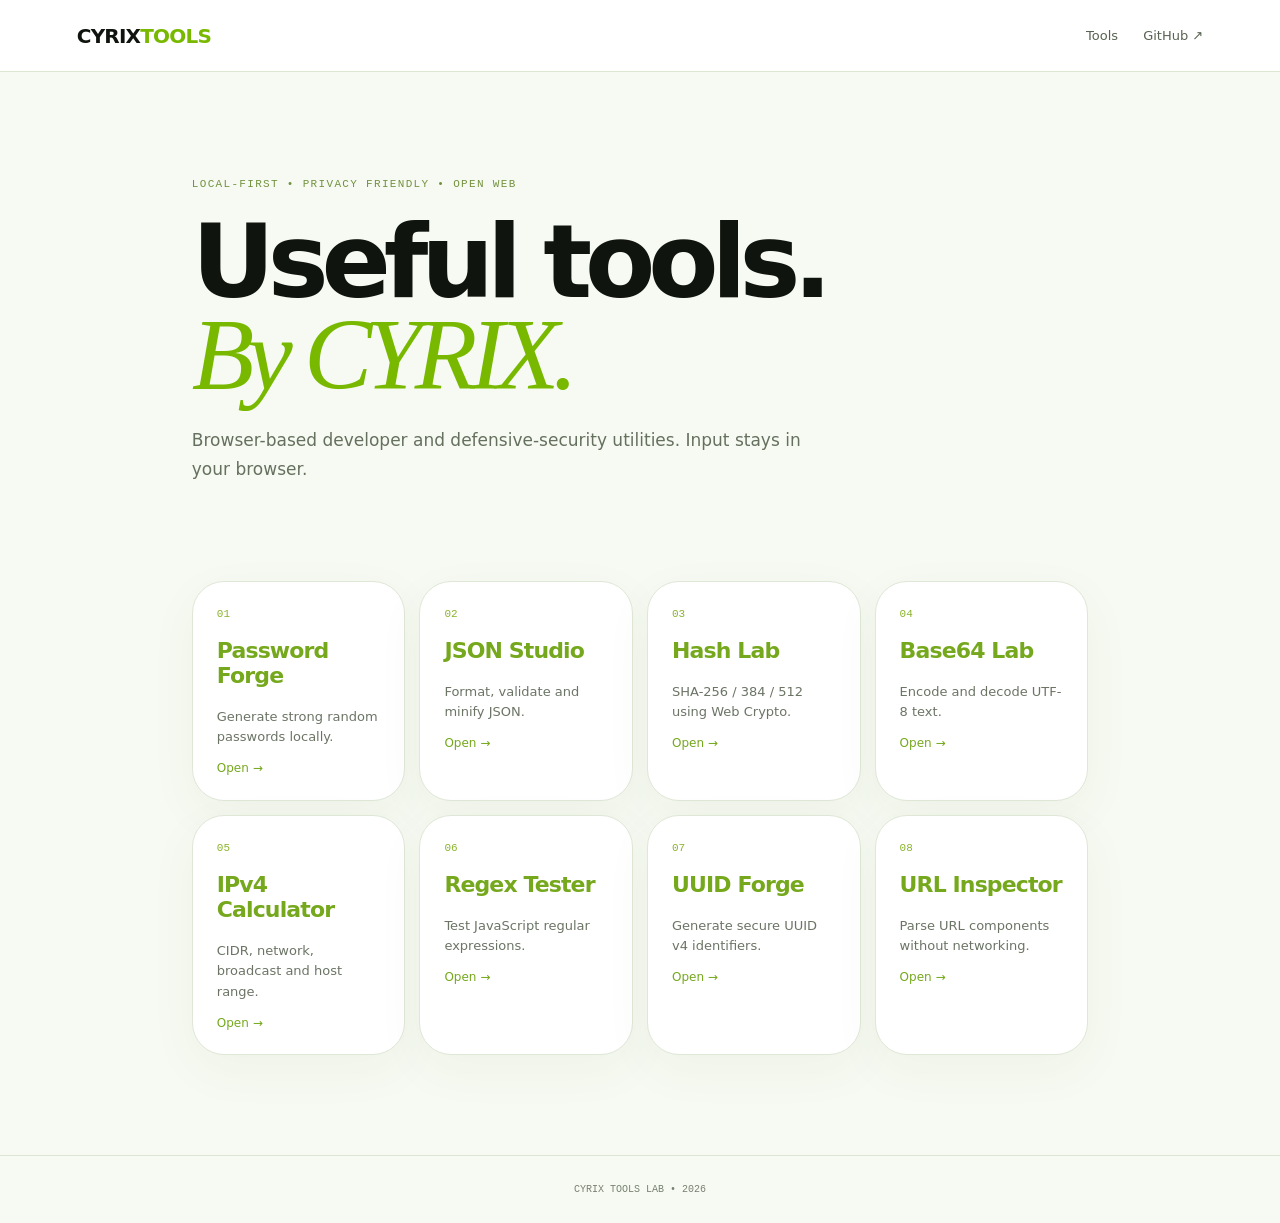
<file: index.html>
<!doctype html><html><head><meta charset="utf-8"><meta name="viewport" content="width=device-width"><title>CYRIX Tools Lab</title><link rel="stylesheet" href="style.css"></head><body><header><b>CYRIX<span>TOOLS</span></b><nav><a href="#tools">Tools</a><a href="https://github.com/CYRIX-SR" target="_blank">GitHub ↗</a></nav></header><main><section class="hero"><small>LOCAL-FIRST • PRIVACY FRIENDLY • OPEN WEB</small><h1>Useful tools.<br><i>By CYRIX.</i></h1><p>Browser-based developer and defensive-security utilities. Input stays in your browser.</p></section><section id="tools" class="grid">
<a class="card" href="apps/password-generator.html"><b>01</b><h2>Password Forge</h2><p>Generate strong random passwords locally.</p>Open →</a>
<a class="card" href="apps/json-formatter.html"><b>02</b><h2>JSON Studio</h2><p>Format, validate and minify JSON.</p>Open →</a>
<a class="card" href="apps/hash-tool.html"><b>03</b><h2>Hash Lab</h2><p>SHA-256 / 384 / 512 using Web Crypto.</p>Open →</a>
<a class="card" href="apps/base64-tool.html"><b>04</b><h2>Base64 Lab</h2><p>Encode and decode UTF-8 text.</p>Open →</a>
<a class="card" href="apps/ip-calculator.html"><b>05</b><h2>IPv4 Calculator</h2><p>CIDR, network, broadcast and host range.</p>Open →</a>
<a class="card" href="apps/regex-tester.html"><b>06</b><h2>Regex Tester</h2><p>Test JavaScript regular expressions.</p>Open →</a>
<a class="card" href="apps/uuid-generator.html"><b>07</b><h2>UUID Forge</h2><p>Generate secure UUID v4 identifiers.</p>Open →</a>
<a class="card" href="apps/url-tool.html"><b>08</b><h2>URL Inspector</h2><p>Parse URL components without networking.</p>Open →</a>
</section></main><footer>CYRIX TOOLS LAB • 2026</footer></body></html>
</file>
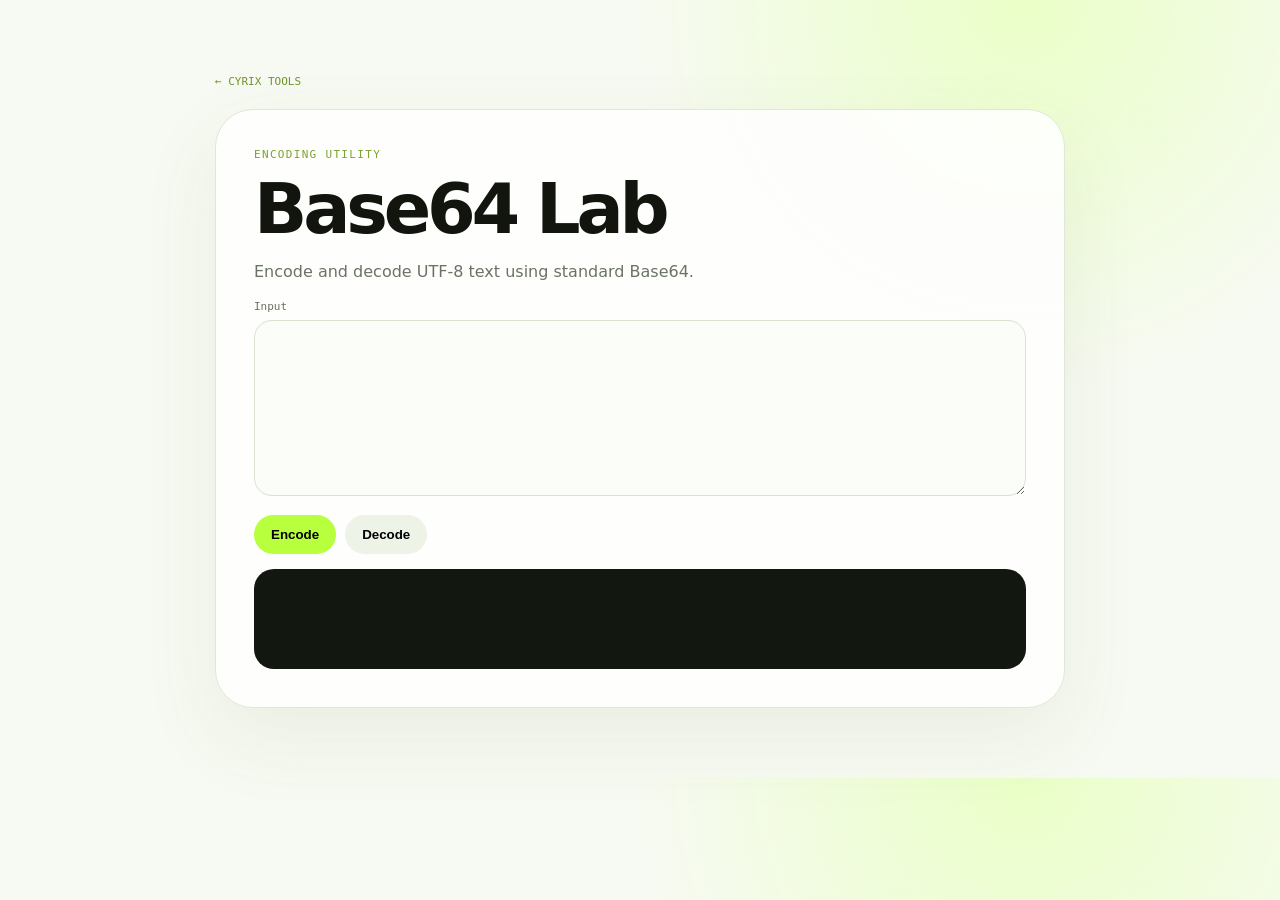
<file: apps/base64-tool.html>
<!doctype html><html><head><meta charset="utf-8"><meta name="viewport" content="width=device-width"><title>Base64 Lab</title><link rel="stylesheet" href="../tool.css"></head><body><main><a class="back" href="../index.html">← CYRIX TOOLS</a><div class="box"><div class="eyebrow">ENCODING UTILITY</div><h1>Base64 Lab</h1><p class="desc">Encode and decode UTF-8 text using standard Base64.</p><label>Input</label><textarea id="input" rows="9"></textarea><div class="actions"><button onclick="enc()">Encode</button><button class="alt" onclick="dec()">Decode</button></div><div id="out" class="output"></div></div></main><script>function enc(){out.textContent=btoa(unescape(encodeURIComponent(input.value)))}function dec(){try{out.textContent=decodeURIComponent(escape(atob(input.value)))}catch(e){out.textContent="Invalid Base64 input"}}</script></body></html>
</file>
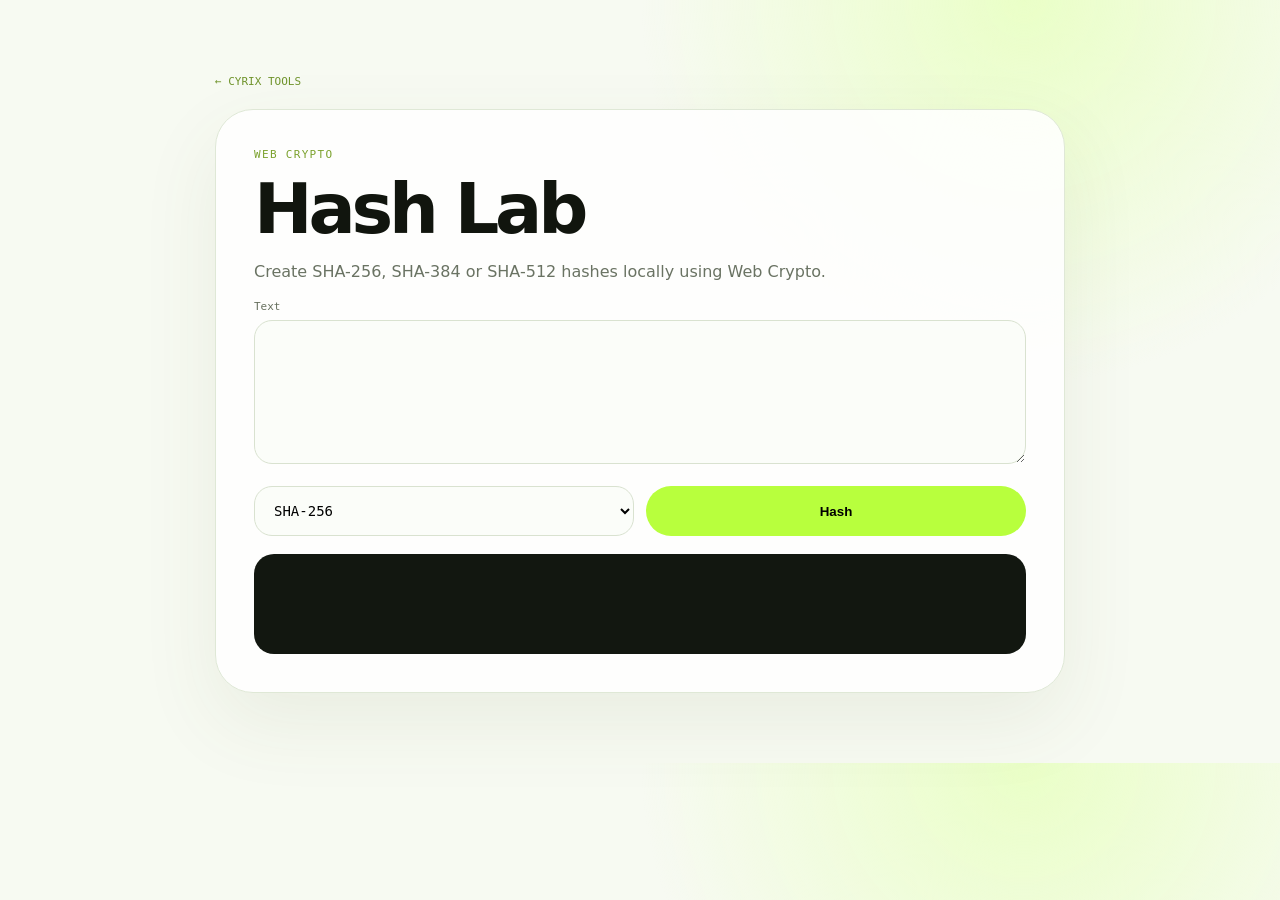
<file: apps/hash-tool.html>
<!doctype html><html><head><meta charset="utf-8"><meta name="viewport" content="width=device-width"><title>Hash Lab</title><link rel="stylesheet" href="../tool.css"></head><body><main><a class="back" href="../index.html">← CYRIX TOOLS</a><div class="box"><div class="eyebrow">WEB CRYPTO</div><h1>Hash Lab</h1><p class="desc">Create SHA-256, SHA-384 or SHA-512 hashes locally using Web Crypto.</p><label>Text</label><textarea id="input" rows="7"></textarea><div class="row"><select id="algo"><option>SHA-256</option><option>SHA-384</option><option>SHA-512</option></select><button onclick="hashIt()">Hash</button></div><div id="out" class="output"></div></div></main><script>async function hashIt(){let h=await crypto.subtle.digest(algo.value,new TextEncoder().encode(input.value));out.textContent=[...new Uint8Array(h)].map(x=>x.toString(16).padStart(2,"0")).join("")}</script></body></html>
</file>
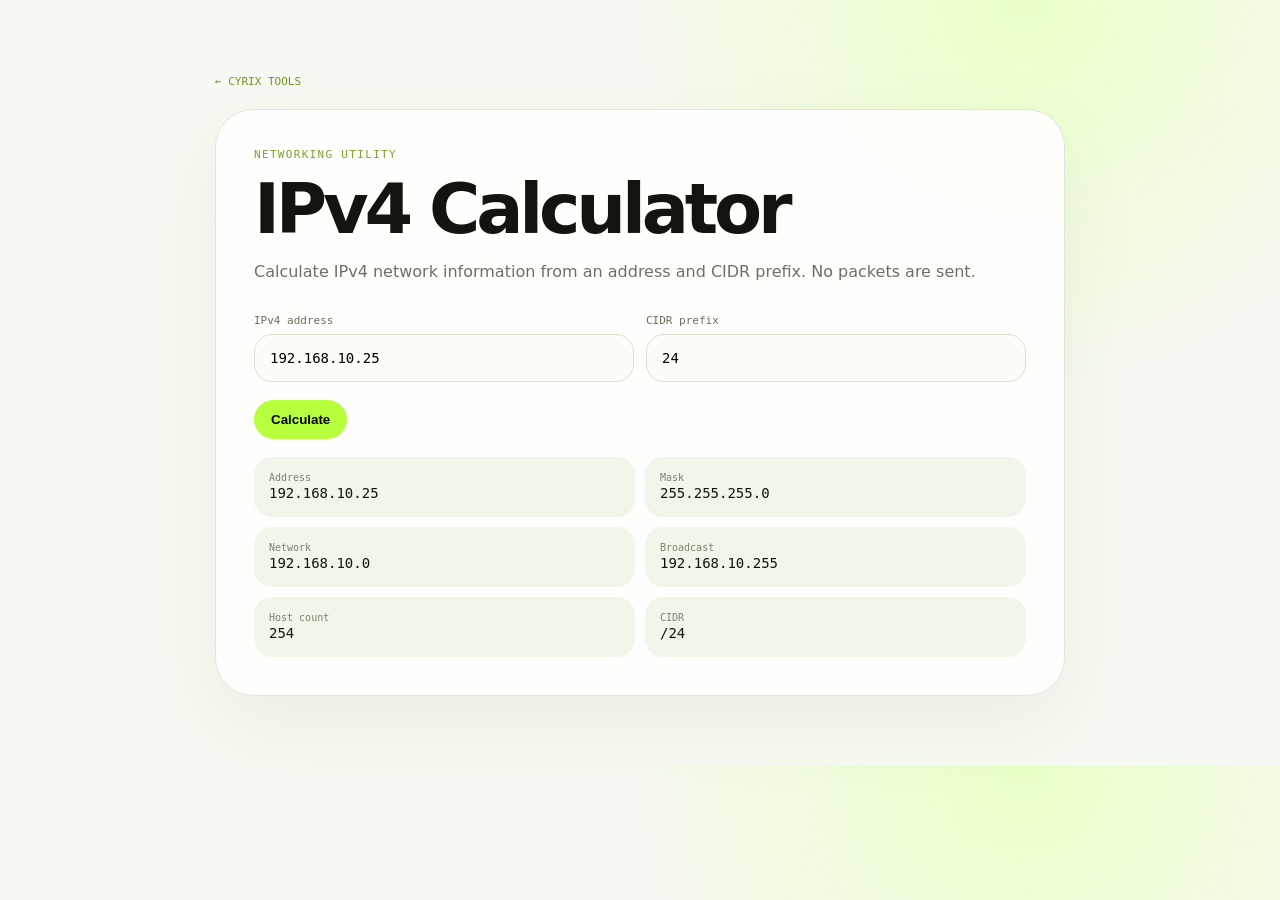
<file: apps/ip-calculator.html>
<!doctype html><html><head><meta charset="utf-8"><meta name="viewport" content="width=device-width"><title>IPv4 Calculator</title><link rel="stylesheet" href="../tool.css"></head><body><main><a class="back" href="../index.html">← CYRIX TOOLS</a><div class="box"><div class="eyebrow">NETWORKING UTILITY</div><h1>IPv4 Calculator</h1><p class="desc">Calculate IPv4 network information from an address and CIDR prefix. No packets are sent.</p><div class="row"><div><label>IPv4 address</label><input id="ip" value="192.168.10.25"></div><div><label>CIDR prefix</label><input id="cidr" type="number" min="0" max="32" value="24"></div></div><button onclick="calc()">Calculate</button><div id="out" class="result-grid" style="margin-top:18px"></div></div></main><script>function n(s){return s.split(".").reduce((a,x)=>(a<<8)+(+x),0)>>>0}function p(x){return[(x>>>24)&255,(x>>>16)&255,(x>>>8)&255,x&255].join(".")}function calc(){let x=n(ip.value),c=+cidr.value,m=c===0?0:(0xffffffff<<(32-c))>>>0,net=(x&m)>>>0,b=(net|(~m))>>>0,h=c>=31?0:2**(32-c)-2;out.innerHTML=[["Address",ip.value],["Mask",p(m)],["Network",p(net)],["Broadcast",p(b)],["Host count",h],["CIDR","/"+c]].map(([k,v])=>`<div class=result><small>${k}</small><strong>${v}</strong></div>`).join("")}calc();</script></body></html>
</file>
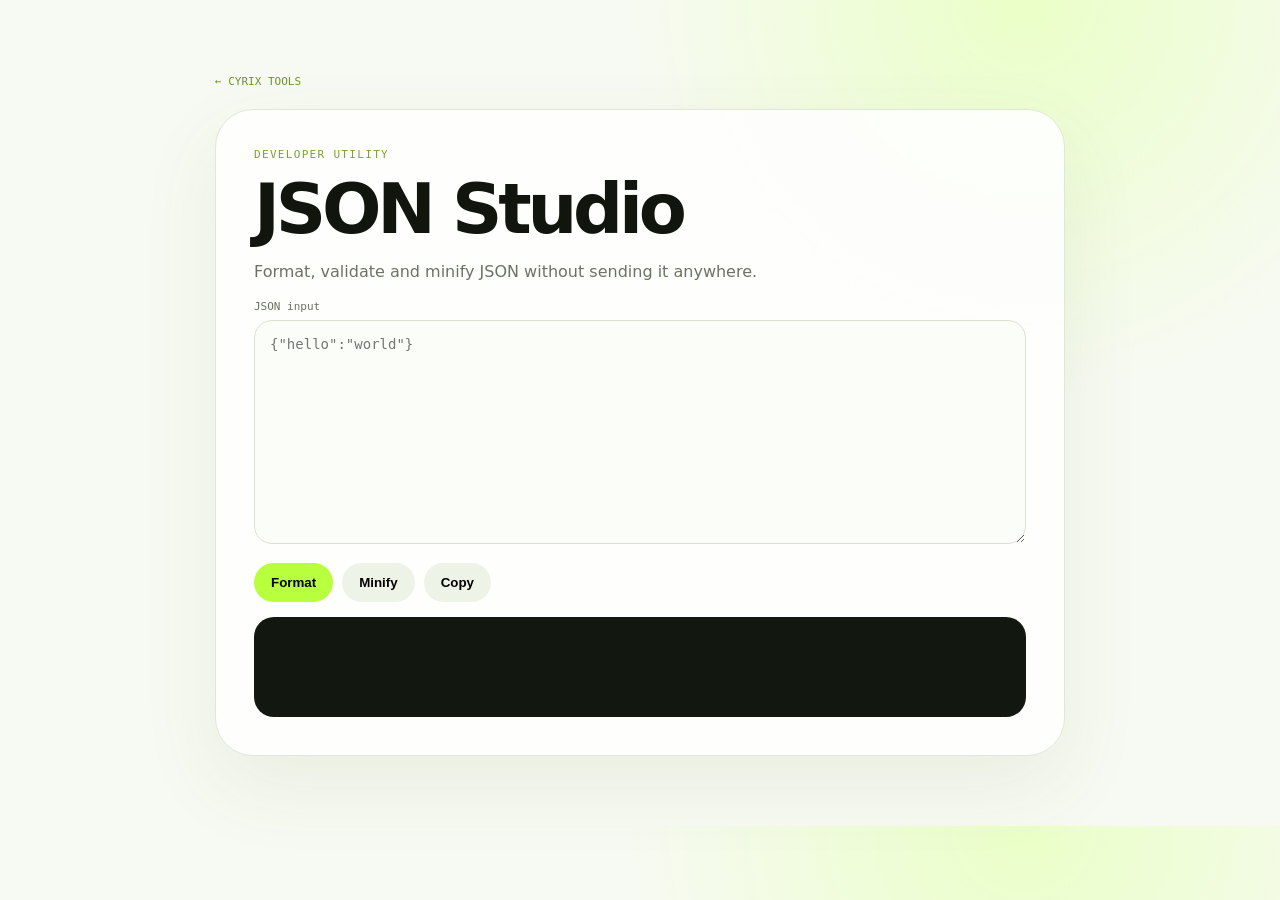
<file: apps/json-formatter.html>
<!doctype html><html><head><meta charset="utf-8"><meta name="viewport" content="width=device-width"><title>JSON Studio</title><link rel="stylesheet" href="../tool.css"></head><body><main><a class="back" href="../index.html">← CYRIX TOOLS</a><div class="box"><div class="eyebrow">DEVELOPER UTILITY</div><h1>JSON Studio</h1><p class="desc">Format, validate and minify JSON without sending it anywhere.</p><label>JSON input</label><textarea id="input" rows="12" placeholder='{"hello":"world"}'></textarea><div class="actions"><button onclick="fmt()">Format</button><button class="alt" onclick="mini()">Minify</button><button class="alt" onclick="copyOut()">Copy</button></div><div id="out" class="output"></div></div></main><script>function get(){return JSON.parse(input.value)}function fmt(){try{out.textContent=JSON.stringify(get(),null,2)}catch(e){out.textContent=e.message}}function mini(){try{out.textContent=JSON.stringify(get())}catch(e){out.textContent=e.message}}function copyOut(){navigator.clipboard.writeText(out.textContent)}</script></body></html>
</file>
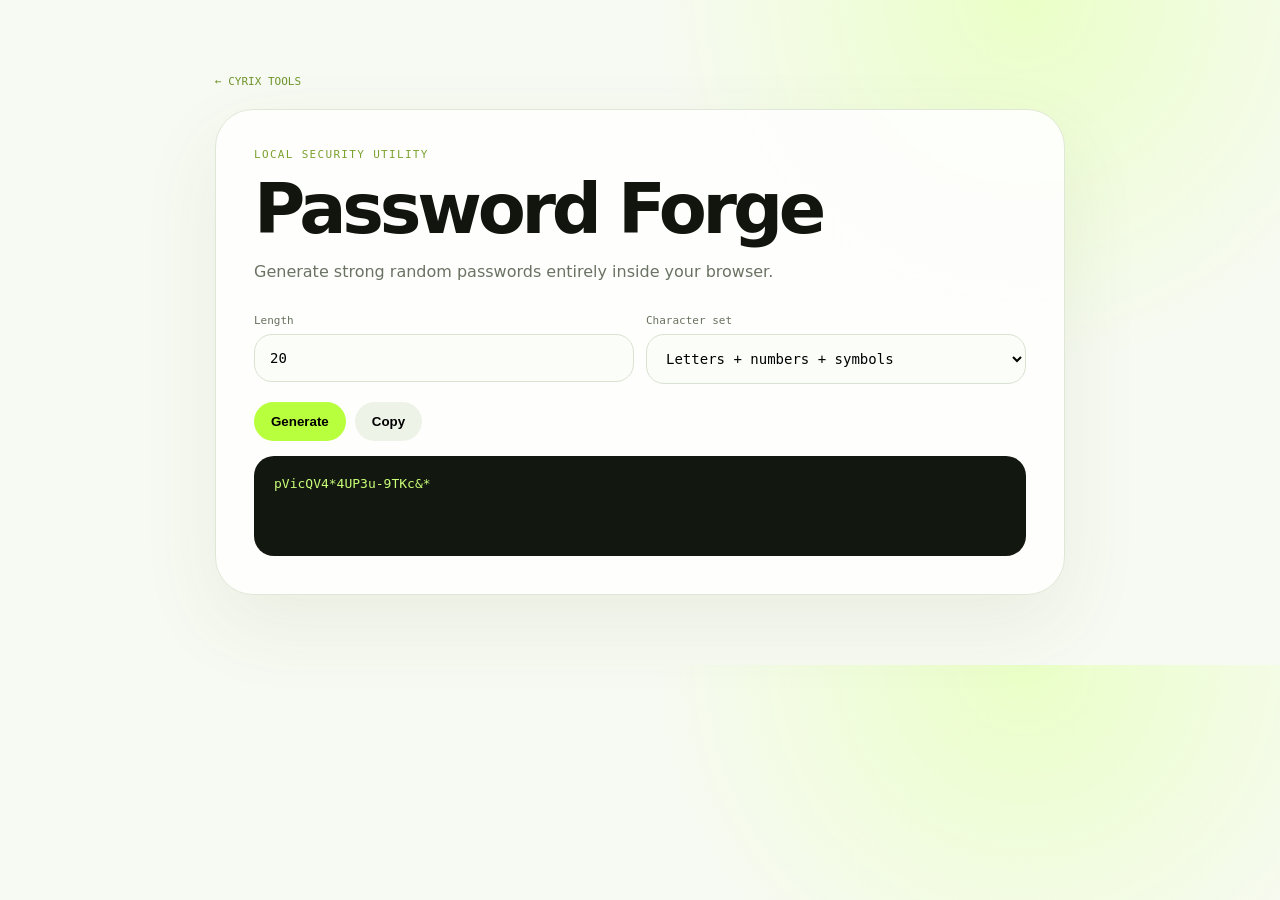
<file: apps/password-generator.html>
<!doctype html><html><head><meta charset="utf-8"><meta name="viewport" content="width=device-width"><title>Password Forge</title><link rel="stylesheet" href="../tool.css"></head><body><main><a class="back" href="../index.html">← CYRIX TOOLS</a><div class="box"><div class="eyebrow">LOCAL SECURITY UTILITY</div><h1>Password Forge</h1><p class="desc">Generate strong random passwords entirely inside your browser.</p><div class="row"><div><label>Length</label><input id="len" type="number" value="20" min="6" max="128"></div><div><label>Character set</label><select id="mode"><option value="all">Letters + numbers + symbols</option><option value="letters">Letters + numbers</option><option value="simple">Letters only</option></select></div></div><div class="actions"><button onclick="gen()">Generate</button><button class="alt" onclick="copy()">Copy</button></div><div id="out" class="output"></div></div></main><script>function gen(){let n=+len.value,s={all:"ABCDEFGHJKLMNPQRSTUVWXYZabcdefghijkmnopqrstuvwxyz23456789!@#$%^&*_-+=?",letters:"ABCDEFGHJKLMNPQRSTUVWXYZabcdefghijkmnopqrstuvwxyz23456789",simple:"ABCDEFGHJKLMNPQRSTUVWXYZabcdefghijkmnopqrstuvwxyz"}[mode.value],a=new Uint32Array(n);crypto.getRandomValues(a);out.textContent=[...a].map(x=>s[x%s.length]).join("")}function copy(){navigator.clipboard.writeText(out.textContent)}gen();</script></body></html>
</file>
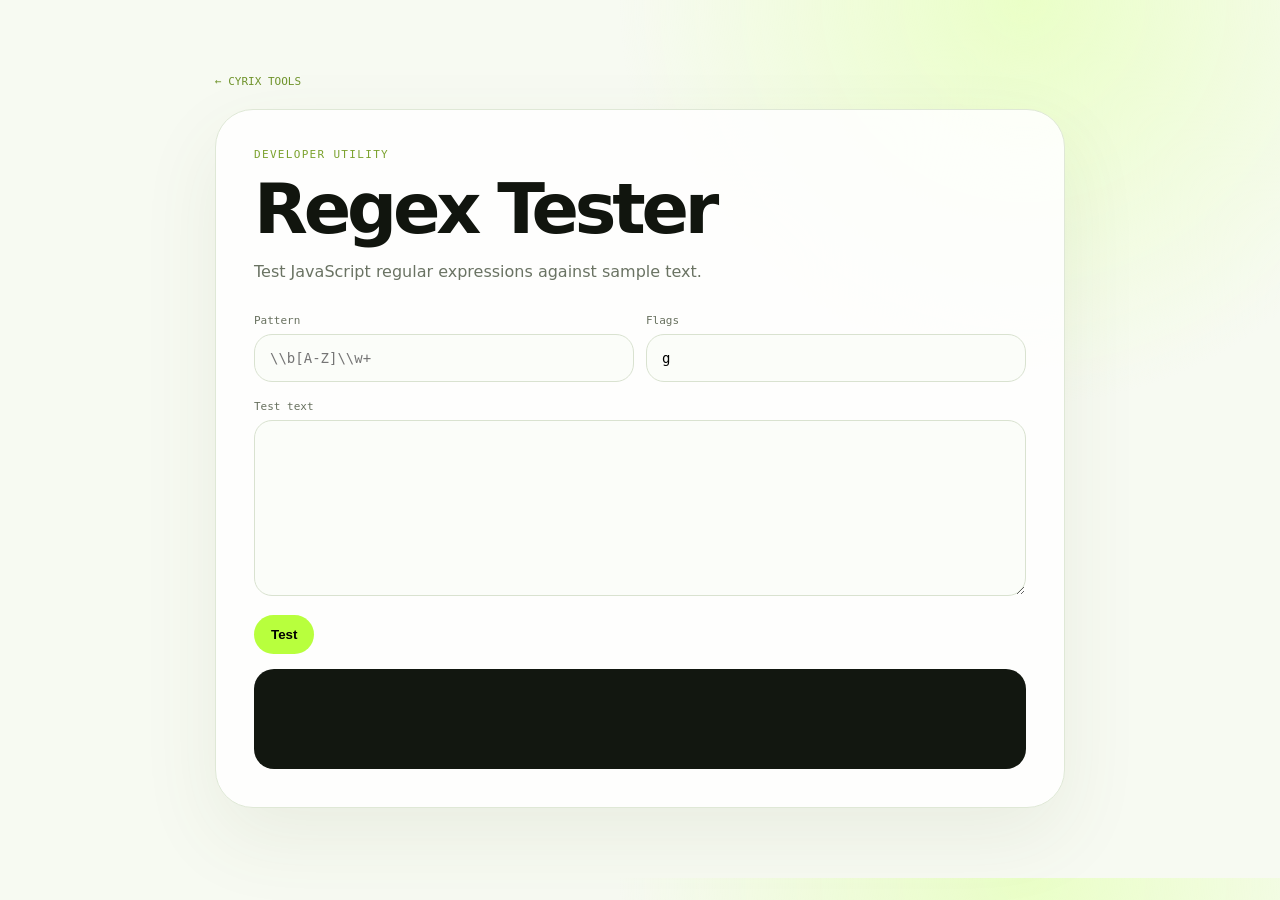
<file: apps/regex-tester.html>
<!doctype html><html><head><meta charset="utf-8"><meta name="viewport" content="width=device-width"><title>Regex Tester</title><link rel="stylesheet" href="../tool.css"></head><body><main><a class="back" href="../index.html">← CYRIX TOOLS</a><div class="box"><div class="eyebrow">DEVELOPER UTILITY</div><h1>Regex Tester</h1><p class="desc">Test JavaScript regular expressions against sample text.</p><div class="row"><div><label>Pattern</label><input id="pattern" placeholder="\\b[A-Z]\\w+"></div><div><label>Flags</label><input id="flags" value="g"></div></div><label>Test text</label><textarea id="text" rows="9"></textarea><div class="actions"><button onclick="test()">Test</button></div><div id="out" class="output"></div></div></main><script>function test(){try{let r=new RegExp(pattern.value,flags.value),m=[...text.value.matchAll(r)];out.textContent=m.length?m.map((x,i)=>`${i+1}. ${x[0]} @ ${x.index}`).join("\n"):"No matches"}catch(e){out.textContent=e.message}}</script></body></html>
</file>
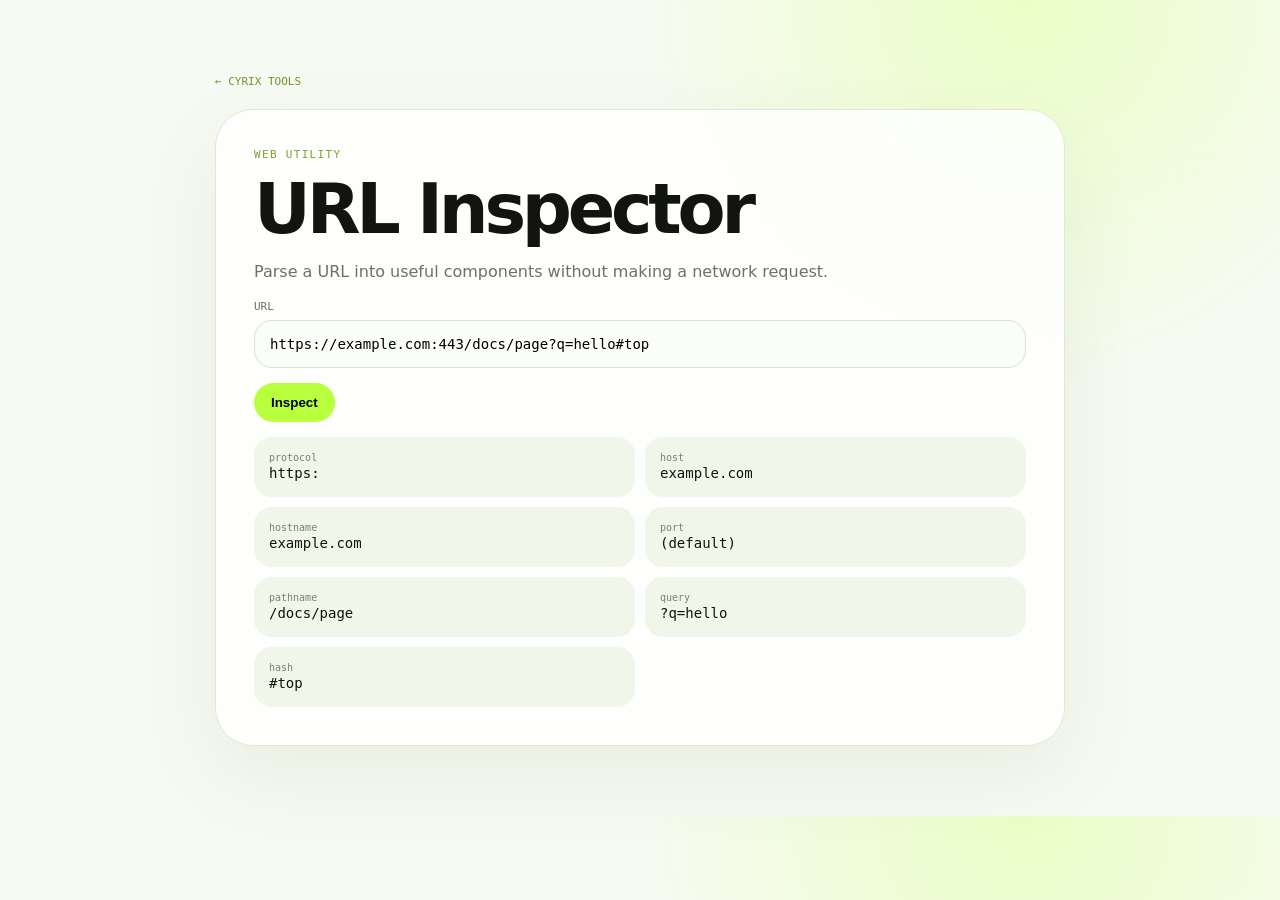
<file: apps/url-tool.html>
<!doctype html><html><head><meta charset="utf-8"><meta name="viewport" content="width=device-width"><title>URL Inspector</title><link rel="stylesheet" href="../tool.css"></head><body><main><a class="back" href="../index.html">← CYRIX TOOLS</a><div class="box"><div class="eyebrow">WEB UTILITY</div><h1>URL Inspector</h1><p class="desc">Parse a URL into useful components without making a network request.</p><label>URL</label><input id="input" value="https://example.com:443/docs/page?q=hello#top"><div class="actions"><button onclick="inspect()">Inspect</button></div><div id="out" class="result-grid"></div></div></main><script>function inspect(){try{let u=new URL(input.value),a={protocol:u.protocol,host:u.host,hostname:u.hostname,port:u.port||"(default)",pathname:u.pathname,query:u.search||"(none)",hash:u.hash||"(none)"};out.innerHTML=Object.entries(a).map(([k,v])=>`<div class="result"><small>${k}</small><strong>${v}</strong></div>`).join("")}catch(e){out.textContent="Invalid URL"}}inspect();</script></body></html>
</file>
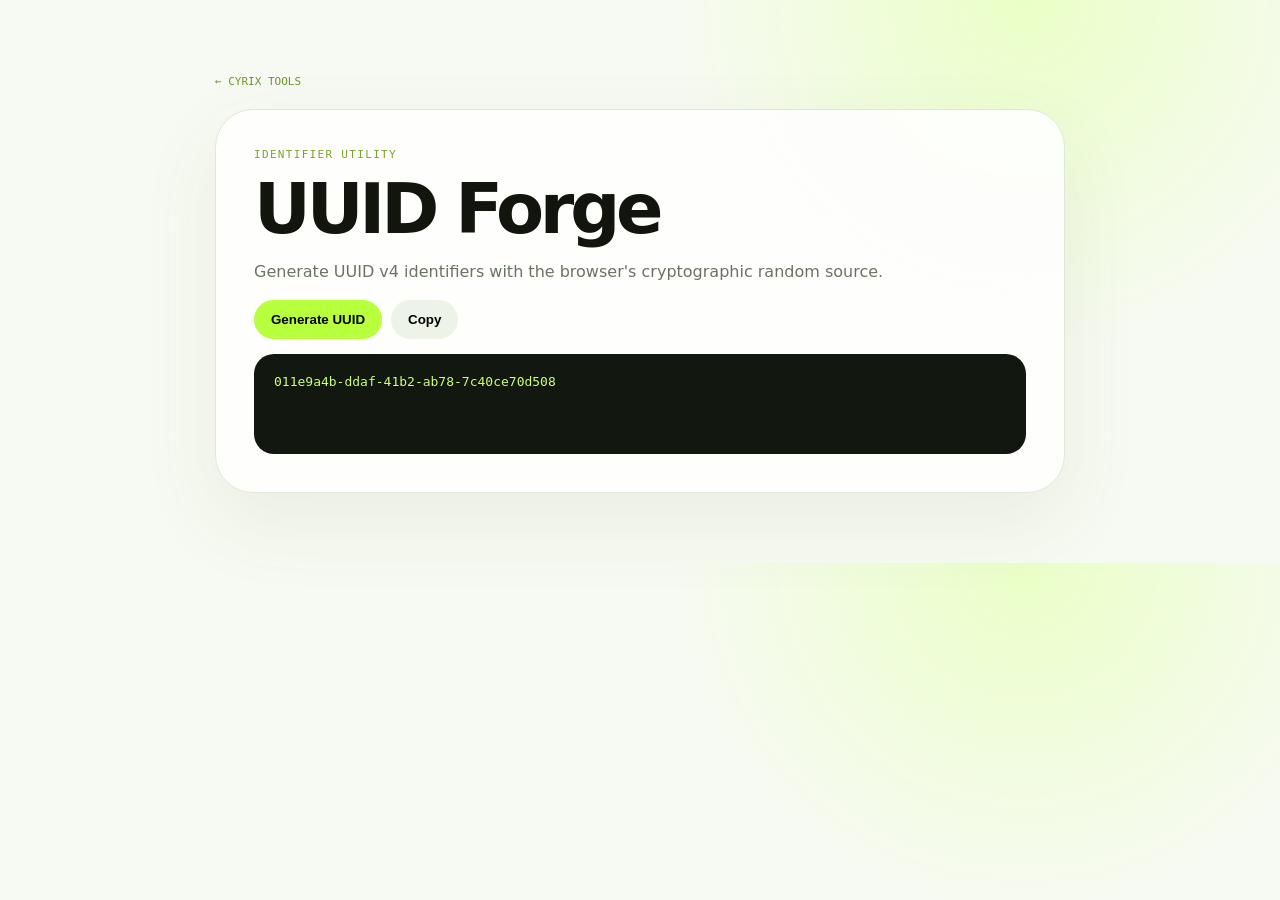
<file: apps/uuid-generator.html>
<!doctype html><html><head><meta charset="utf-8"><meta name="viewport" content="width=device-width"><title>UUID Forge</title><link rel="stylesheet" href="../tool.css"></head><body><main><a class="back" href="../index.html">← CYRIX TOOLS</a><div class="box"><div class="eyebrow">IDENTIFIER UTILITY</div><h1>UUID Forge</h1><p class="desc">Generate UUID v4 identifiers with the browser's cryptographic random source.</p><div class="actions"><button onclick="make()">Generate UUID</button><button class="alt" onclick="copy()">Copy</button></div><div id="out" class="output"></div></div></main><script>function make(){out.textContent=crypto.randomUUID()}function copy(){navigator.clipboard.writeText(out.textContent)}make();</script></body></html>
</file>
<file: style.css>
*{box-sizing:border-box}body{margin:0;background:#f7faf2;color:#10140e;font-family:system-ui,sans-serif}header{height:72px;padding:0 6%;display:flex;align-items:center;justify-content:space-between;border-bottom:1px solid #dde6d3;background:#ffffffdd;position:sticky;top:0}header b{font-size:20px;letter-spacing:-.04em}header b span{color:#78b900}nav{display:flex;gap:25px;font-size:13px}nav a{color:#596352;text-decoration:none}.hero{max-width:1050px;margin:auto;padding:100px 6% 60px}.hero small{font:11px monospace;color:#72923f;letter-spacing:.12em}.hero h1{font-size:clamp(55px,8vw,105px);line-height:.9;letter-spacing:-.07em;margin:25px 0}.hero i{font-family:Georgia,serif;font-weight:400;color:#78b900}.hero p{max-width:650px;line-height:1.7;color:#66705f;font-size:17px}.grid{max-width:1050px;margin:auto;padding:20px 6% 100px;display:grid;grid-template-columns:repeat(4,1fr);gap:14px}.card{min-height:220px;padding:24px;border:1px solid #dfe7d7;border-radius:32px;background:#fff;text-decoration:none;color:inherit;transition:.25s;box-shadow:0 15px 50px #40521a0c}.card:hover{transform:translateY(-7px);box-shadow:0 25px 60px #40521a18}.card b{font:11px monospace;color:#8ab32c}.card h2{font-size:22px;letter-spacing:-.04em}.card p{font-size:13px;line-height:1.6;color:#6b7465}.card{font-size:12px;color:#75a81c}footer{text-align:center;border-top:1px solid #dde6d3;padding:28px;color:#788071;font:10px monospace}@media(max-width:850px){.grid{grid-template-columns:repeat(2,1fr)}}@media(max-width:520px){.grid{grid-template-columns:1fr}}
</file>
<file: tool.css>
*{box-sizing:border-box}body{margin:0;background:radial-gradient(circle at 80% 0%,#eaffc7,transparent 30%),#f7faf2;color:#11150e;font-family:system-ui,sans-serif}main{width:min(850px,calc(100% - 28px));margin:70px auto}.back{font:11px monospace;color:#6f932b;text-decoration:none}.box{margin-top:20px;padding:38px;border:1px solid #dfe8d6;border-radius:38px;background:#ffffffdd;box-shadow:0 30px 80px #52653515}.eyebrow{font:11px monospace;color:#7ca22e;letter-spacing:.12em}.box h1{font-size:clamp(42px,7vw,70px);line-height:.95;letter-spacing:-.06em;margin:15px 0}.desc{color:#6a7363;line-height:1.6}textarea,input,select{width:100%;border:1px solid #d9e2d0;border-radius:18px;padding:15px;background:#fbfdf9;font:14px monospace;outline:none}textarea:focus,input:focus{border-color:#a8d94b}.row{display:grid;grid-template-columns:1fr 1fr;gap:12px;margin:18px 0}.actions{display:flex;gap:9px;flex-wrap:wrap;margin:15px 0}button{border:0;border-radius:999px;padding:12px 17px;background:#b8ff3d;font-weight:800;cursor:pointer}button.alt{background:#eef3e8}label{display:block;font:11px monospace;color:#68715f;margin:12px 0 7px}.output{white-space:pre-wrap;word-break:break-word;background:#121710;color:#caff78;border-radius:20px;padding:20px;min-height:100px;font:13px monospace}.result-grid{display:grid;grid-template-columns:repeat(2,1fr);gap:10px}.result{padding:15px;border-radius:18px;background:#f0f6e9}.result small{display:block;color:#798270;font:10px monospace}.result strong{font:14px monospace}.err{color:#bd4034}@media(max-width:600px){.row,.result-grid{grid-template-columns:1fr}.box{padding:25px}}
</file>
